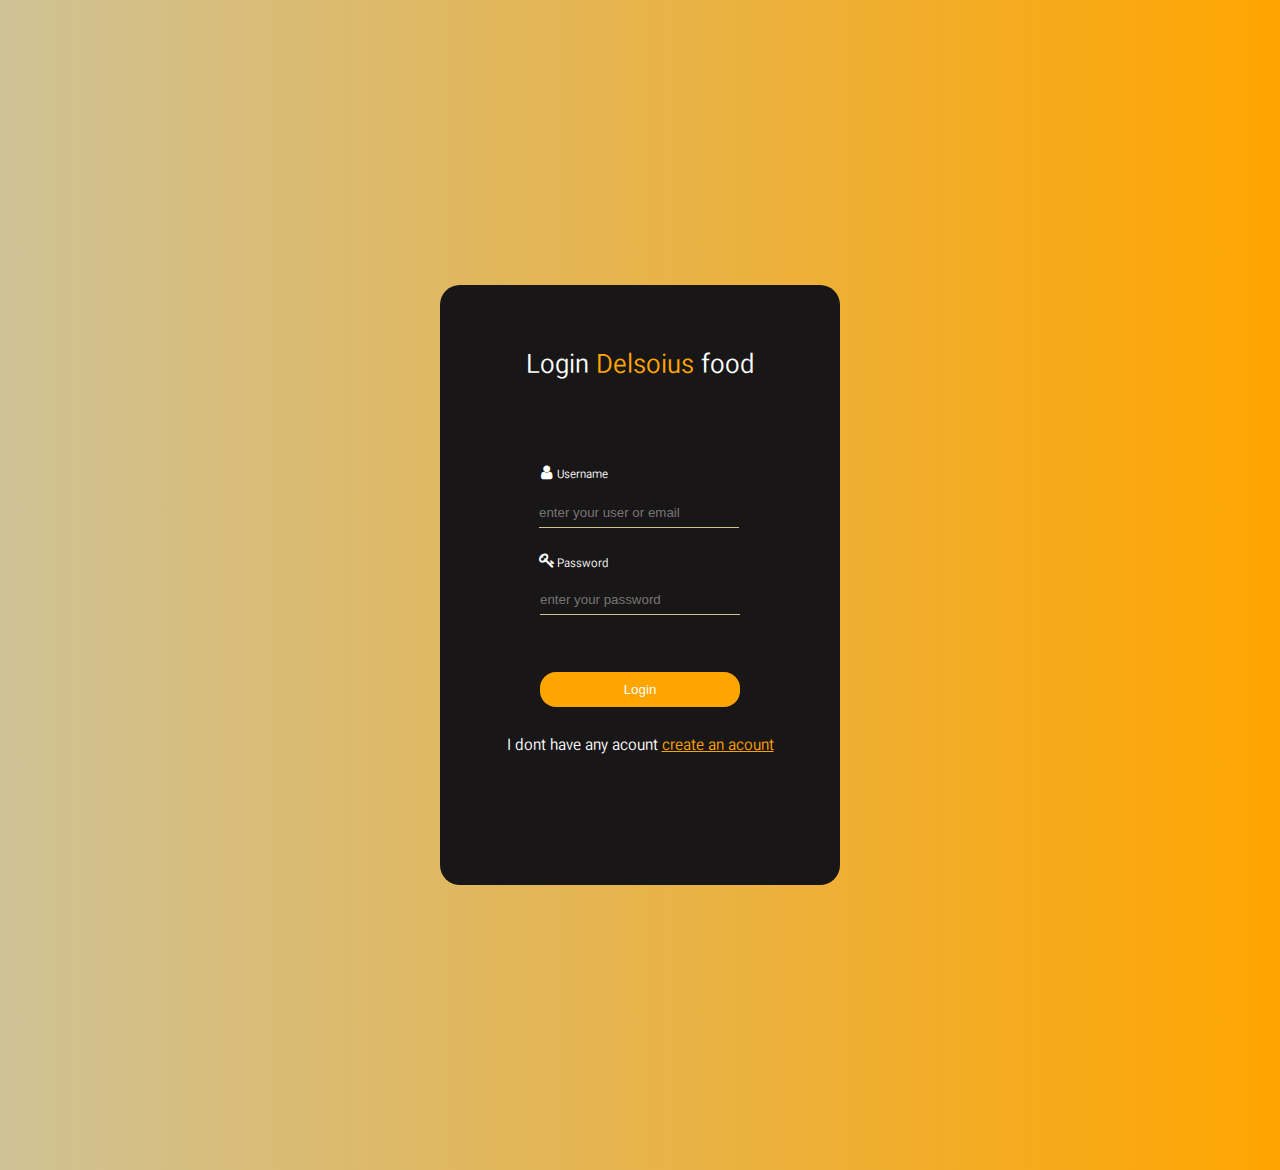
<file: log.html>
<!DOCTYPE html>
    <html lang="en">
            <head>
                <meta charset="UTF-8">
                <meta name="viewport" content="width=device-width, initial-scale=1.0">
                <title>yasin</title>
                <link href="style-log.css" type="text/css" rel="stylesheet">
                <link rel="preconnect" href="https://fonts.googleapis.com">
                <link rel="preconnect" href="https://fonts.gstatic.com" crossorigin><link href="https://fonts.googleapis.com/css2?family=Boogaloo&family=Dancing+Script:wght@500;600;700&family=Lacquer&family=Rubik+Gemstones&family=Rubik+Spray+Paint&family=Special+Elite&display=swap" rel="stylesheet">
                <link rel="stylesheet" href="https://cdnjs.cloudflare.com/ajax/libs/font-awesome/4.7.0/css/font-awesome.min.css">
            </head>

            <body>
                <div class="container">
                    <div class="log">
                        <p class="text">Login <span class="orang">Delsoius</span> food</p>

                        <label class="label1" for="">Username</label>
                        <input class="email" type="text" name="user" id="user" placeholder="enter your user or email" > <i class="fa fa-user"></i>

                        <label class="label2" for="">Password</label>
                        <input class="pass" type="password" name="pass" id="pass" placeholder="enter your password"> <i class="fa fa-key"></i>

                        <button class="btn" type="submit">Login</button>

                        <p class="text-user">I dont have any acount <span class="orang"><a target="_blank" class="link-orang" href="sign up.html">create an acount</a></span></p> 
                    </div>
                </div>
            </body>
</file>
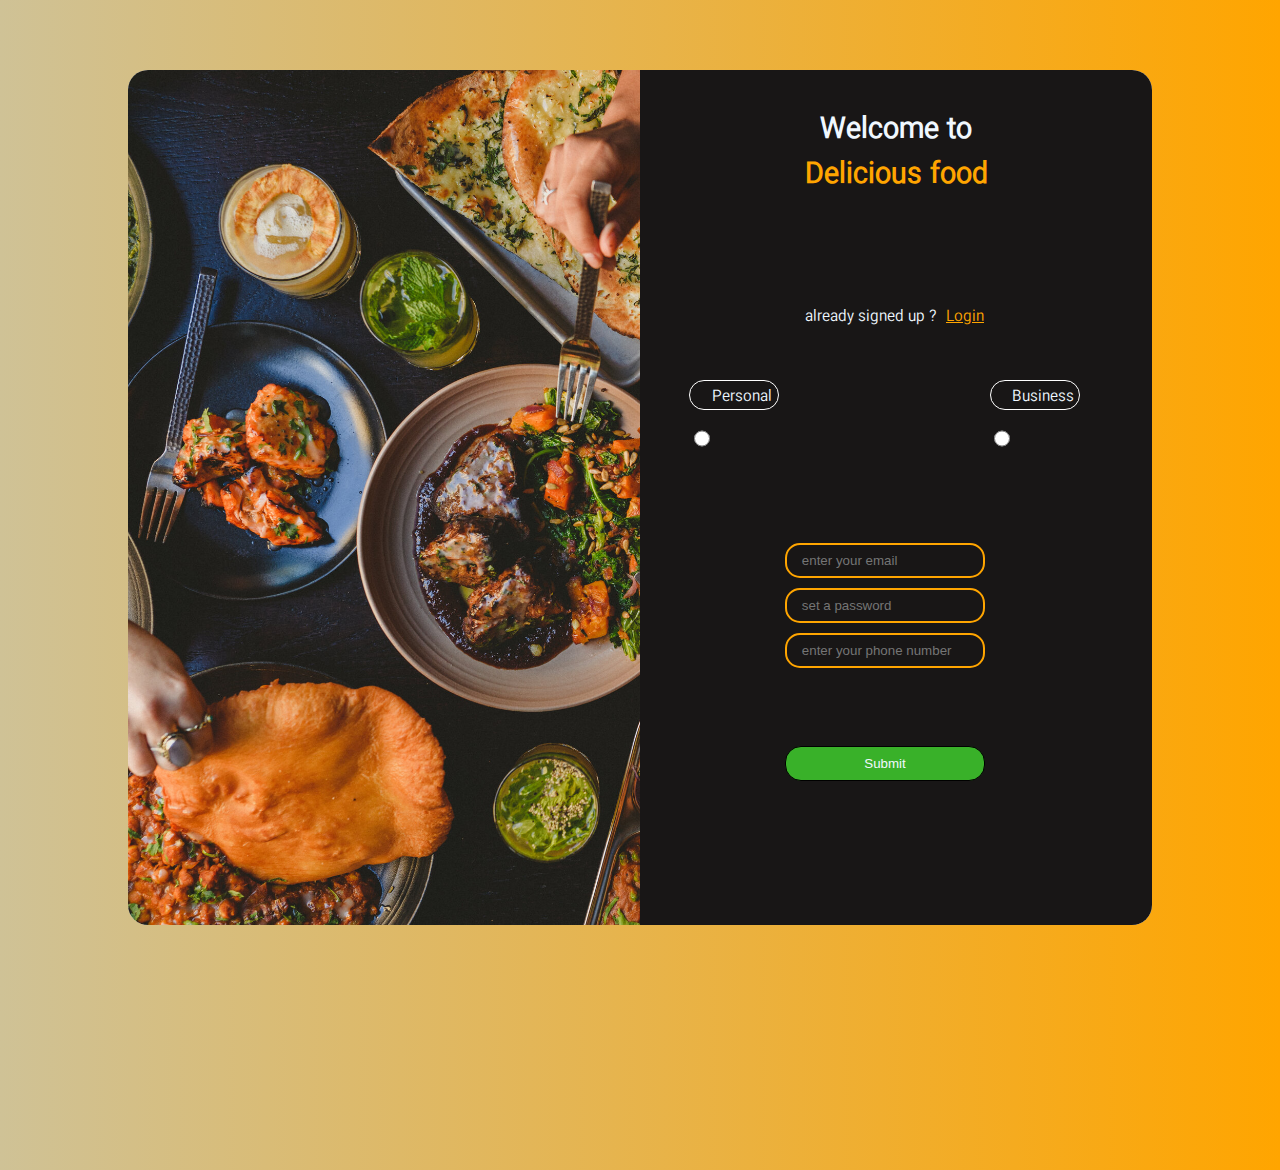
<file: sign up.html>
<!DOCTYPE html>
    <html lang="en">
            <head>
                <meta charset="UTF-8">
                <meta name="viewport" content="width=device-width, initial-scale=1.0">
                <title>yasin</title>
                <link href="style-sign.css" type="text/css" rel="stylesheet">
                <link rel="preconnect" href="https://fonts.googleapis.com">
                <link rel="preconnect" href="https://fonts.gstatic.com" crossorigin><link href="https://fonts.googleapis.com/css2?family=Boogaloo&family=Dancing+Script:wght@500;600;700&family=Lacquer&family=Rubik+Gemstones&family=Rubik+Spray+Paint&family=Special+Elite&display=swap" rel="stylesheet">
                <link rel="stylesheet" href="https://cdnjs.cloudflare.com/ajax/libs/font-awesome/4.7.0/css/font-awesome.min.css">
            </head>

            <body>
                
                <div class="container">

                    <div class="sign-up full-sign">

                        <div class="left-box pic">

                        </div>

                        <div class="right-box inform">

                            <h3 class="well">Welcome to</h3>
                            <h2 class="del">Delicious food</h2>
                            <p class="login">already signed up ?</p> <a target="_blank" class="login-link" href="log.html"><span class="trxt-link">Login</span></a> 
                            
                            <div class="personal">
                                <p class="label-pers">Personal</p> 
                            
                            </div>
                            <input class="pers" type="radio" size="10px" width="15px" height="15px">

                             <div class="bisnes">
                                <p class="label-bis">Business</p>
                             
                             </div>

                             <input class="bis" type="radio" >

                             <div class="mailbox">
                                <input class="email" type="email" name="email" id="email" placeholder="    enter your email">
                             </div>
                             
                             <div class="passbox">
                                <input type="password" name="pass" id="pass" class="pass" placeholder="    set a password">
                             </div>

                             <div class="phone">
                                <input type="tel" name="num" id="num" class="num" placeholder="    enter your phone number">
                             </div>

                             <button type="submit" class="but">Submit</button>



                        </div>

                    </div>

                </div>    

            </body>
</file>
<file: style-log.css>
*{
    padding: 0;
    margin: 0;
    box-sizing: border-box;

}

@font-face {
    font-family: 'yasin-2';
    src: url('./Shabnam-Light.eot') format('eot') , url('./Shabnam-Light.woff') format('woff') ,
     url('./Shabnam-Light.woff2') format('woff2');
}

body{
    font-family: 'yasin-2';
    background-color: rgb(255, 255, 255);

}

.container{
    background-image: linear-gradient(to left , orange , rgb(207, 194, 150) ) , url('./Untitled.png');
    display: grid;
    grid-template-columns: repeat(4 , 1fr);
    grid-template-rows: 130vh repeat(5 , 1fr);
}

.log{
    grid-column: 2/4;
    background-color:rgb(24, 22, 22) ;
    width: 400px;
    height: 600px;
    justify-self: center;
    align-self: center;
    border-radius: 20px;
    border: 0;
    display: grid;
    grid-template-columns: repeat(4,1fr);
    grid-template-rows: repeat(4,1fr);
}

.text{
    color: #fff;
    grid-column: 1/5;
    grid-row: 1/2;
    justify-self: center;
    align-self: center;
    font-size: 27px;
    font-family: 'yasin-2';
    margin-top: 12px    ;
}

.orang{
    color: orange;
}

.label1{
    grid-column: 1/5;
    grid-row: 2/3;
    color:white;
    justify-self: center;
    margin-top: 32px;
    font-size: 12px;
    margin-left: -116px

 }

 .email{
    grid-column: 1/5;
    grid-row: 2/3;
    /* justify-self: center;
    align-self: center; */
    border-top: 0;
    border-left: 0;
    border-right: 0;
    border-bottom: 1px solid rgb(207, 194, 150);
    background-color: rgb(24, 22, 22);
    width: 200px;
    height: 30px;
    color: #fff;
    margin-top: 63px;
    margin-left: 99px;
}
    

.fa{
    color: #fff;
    grid-row: 2/3;
    margin-left: -299px;
    margin-top: 29px

}

.label2{
    grid-column: 1/5;
    grid-row: 2/4;
    color:white;
    justify-self: center;
    margin-top: 121px;
    font-size: 12px;
    margin-left: -116px

}

.pass{
    grid-column: 1/5;
    grid-row: 2/4;
    justify-self: center;
    align-self: center;
    border-top: 0;
    border-left: 0;
    border-right: 0;
    border-bottom: 1px solid rgb(207, 194, 150);
    background-color: rgb(24, 22, 22);
    width: 200px;
    height: 30px;
    margin-top: 30px;
}

.fa-key{
    color: #fff;
    margin-top: 117px;
    margin-left: -301px;
}

.btn{
    grid-column: 1/5;
    grid-row: 3/5;
    justify-self: center;
    align-self: center;
    color: white;
    background-color: orange;
    border: 0;
    border-radius: 16px;
    width: 200px;
    height: 35px;
    margin-bottom: 91px;
    
}

.text-user{
    grid-column: 1/5;
    grid-row: 4/5;
    color: #fff;
    text-align: center;
}

.link-orang{
    color: orange;
}
</file>
<file: style-sign.css>
*{
    padding: 0;
    margin: 0;
    box-sizing: border-box;

}

@font-face {
    font-family: 'yasin-2';
    src: url('./Shabnam-Light.eot') format('eot') , url('./Shabnam-Light.woff') format('woff') ,
     url('./Shabnam-Light.woff2') format('woff2');
}

body{
    font-family: 'yasin-2';
    background-color: rgb(116, 22, 22);

}

.container{
    background-color: rgb(17, 0, 255);
    /* width: 300px; height: 300px; */
    display: grid;
    grid-template-columns:  repeat(10, 1fr);
    grid-template-rows: 130vh repeat(4 , 1fr);
    background-image: linear-gradient(to left , orange , rgb(207, 194, 150) ) , url('./Untitled.png');
}

.full-sign{
    grid-column: 2/10;
    display: grid;
    grid-template-columns:  repeat(6, 1fr);
    grid-template-rows:  repeat(4 , 1fr);
    background-color: rgb(255, 255, 255);
    height: 95vh;
    margin-top: 70px;
    border-radius: 20px;
    
}

.pic{
    grid-column: 1/4;
    grid-row: 1/5;
    background-image: url('./food.jpg');
    background-size: cover;
    border-radius: 20px;
    border-bottom-right-radius: 0;
    border-top-right-radius: 0;
    opacity:0.;

}

.inform{
    grid-column: 4/7;
    grid-row: 1/5;
    background-color: rgb(24, 22, 22);
    border-radius: 20px;
    border-bottom-left-radius: 0;
    border-top-left-radius: 0;
    display: grid;
    grid-template-columns: repeat(4,1fr);
    grid-template-rows: repeat(4 , 1fr);
    
}

.well{
    color: aliceblue;
    text-align: center;
    grid-column: 1/5;
    margin-top: 40px;
    font-family: 'yasin-2';
    font-size: 30px;
    grid-row: 1/2;

}

.del{
    color: orange;
    text-align: center;
    grid-column: 1/5;
    margin-top: 85px;
    font-family: 'yasin-2';
    font-size: 30px;
    grid-row: 1/2;
    
}

.login{
    color: aliceblue;
    grid-column: 1/5;
    grid-row: 2/3;
    text-align: center;
    margin-top: 22px;
    margin-right: 51px;
}

.login-link{
    color: orange;
    grid-column: 1/5;
    grid-row: 2/3;
    text-align: center;
    margin-top: 22px;
    margin-left: 138px;
    
}

.personal{
    width: 90px;
    height: 30px;
    border: 5px  white;
    grid-column: 1/5;
    grid-row: 2/3;
    border: 1px solid white;
    margin-top: 96px;
    margin-left: 49px;
    text-align: left;
    border-radius: 15px;
    transition: 0.3s;
    
}

.pers{
    grid-row: 2/3;
    grid-column: 1/5;
    text-align: center;
    /* size: 1px; */
    width: 16px;
    margin-top: 95px;
    margin-left: 54px
}

.label-pers{
    color: aliceblue;
    grid-column: 1/5;
    grid-row: 2/3;
    text-align: center;
    margin-top: 5px;
    margin-right: -16px;
}

.label-bis{
    color: aliceblue;
    grid-column: 1/5;
    grid-row: 2/3;
    text-align: center;
    margin-top: 5px;
    margin-right: -16px;
    border: 5px white

}

.bis{
    grid-row: 2/3;
    grid-column: 1/5;
    text-align: center;
    /* size: 1px; */
    width: 16px;
    margin-top: 95px;
    margin-left: 354px;
    
}



.bisnes{
    width: 90px;
    height: 30px;
    border: 5px  white;
    grid-column: 1/5;
    grid-row: 2/3;
    border: 1px solid white;
    margin-top: 96px;
    margin-left: 350px;
    text-align: center;
    border-radius: 15px;
    transition: 0.3s;
    
}

.personal:hover{
    border-color: orange;
    cursor:pointer;
}



.bisnes:hover{
    border-color: orange;
    cursor:pointer;
}

.mailbox{
    grid-column: 1/5;
    grid-row: 3/4;
    margin-left: 145px;
    margin-top: 45px;
    border-radius: 55px solid white;
    
}

.passbox{
    grid-column: 1/5;
    grid-row: 3/4;
    margin-left: 145px;
    margin-top: 90px;
    border-radius: 55px solid white;
    
}

.pass{
    width: 200px; height: 35px;
    border-radius: 15px;
    background-color:  rgb(24, 22, 22);
    border: 2px solid orange; 
    color: aliceblue;
}

.email{
    width: 200px; height: 35px;
    border-radius: 15px;
    background-color:  rgb(24, 22, 22);
    border: 2px solid orange;
    color: aliceblue;
}

.phone{
    grid-column: 1/5;
    grid-row: 3/4;
    margin-left: 145px;
    margin-top: 135px;
    border-radius: 55px solid white;
}

.num{
    width: 200px; height: 35px;
    border-radius: 15px;
    background-color:  rgb(24, 22, 22);
    border: 2px solid orange;
    color: aliceblue;
}

.but{
    grid-row: 4/5;
    grid-column: 1/5;
    width: 200px; height: 35px;
    margin-left: 145px;
    margin-top: 35px;
    border-radius: 16px;
    background-color: rgb(57, 177, 41);
    border: 1px solid black;
    color: aliceblue;
    transition: 0.3s;
}

.but:hover{
    cursor: pointer;
    transform: scale(1.03);
}
</file>
